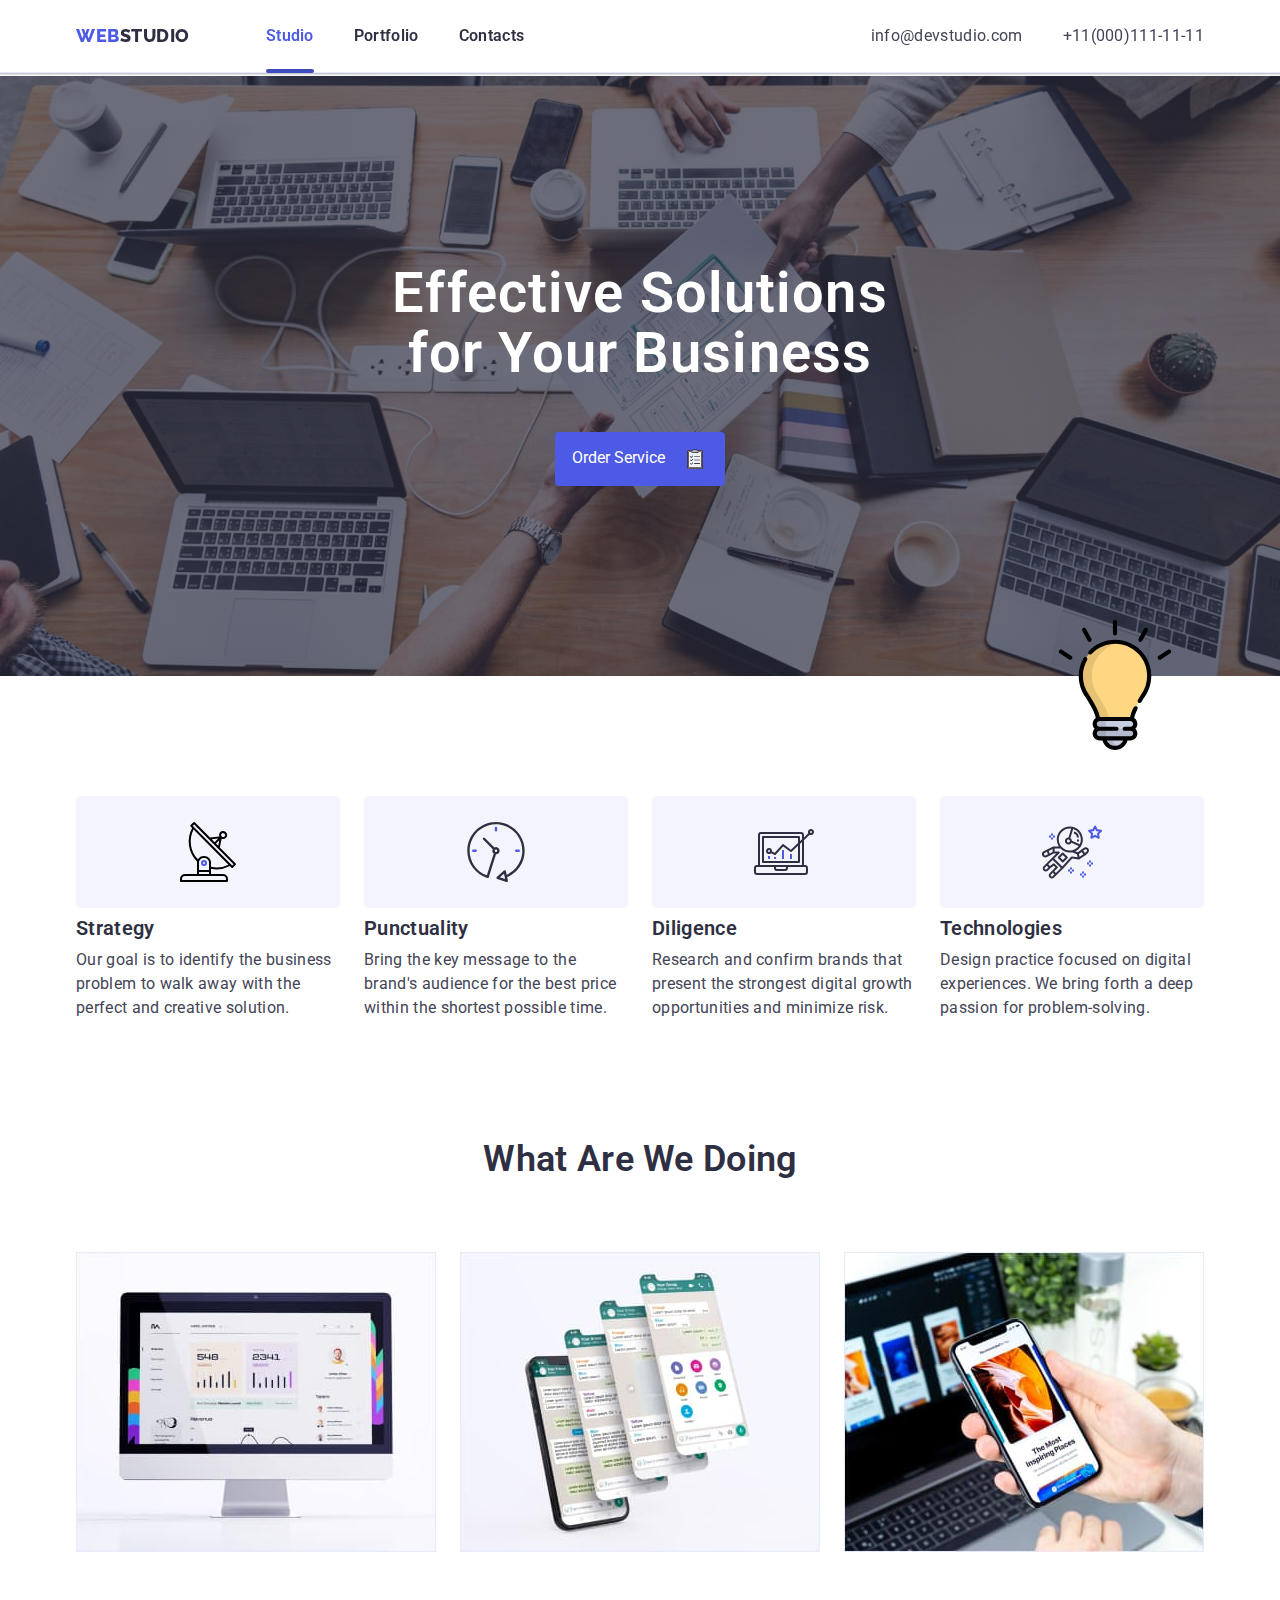
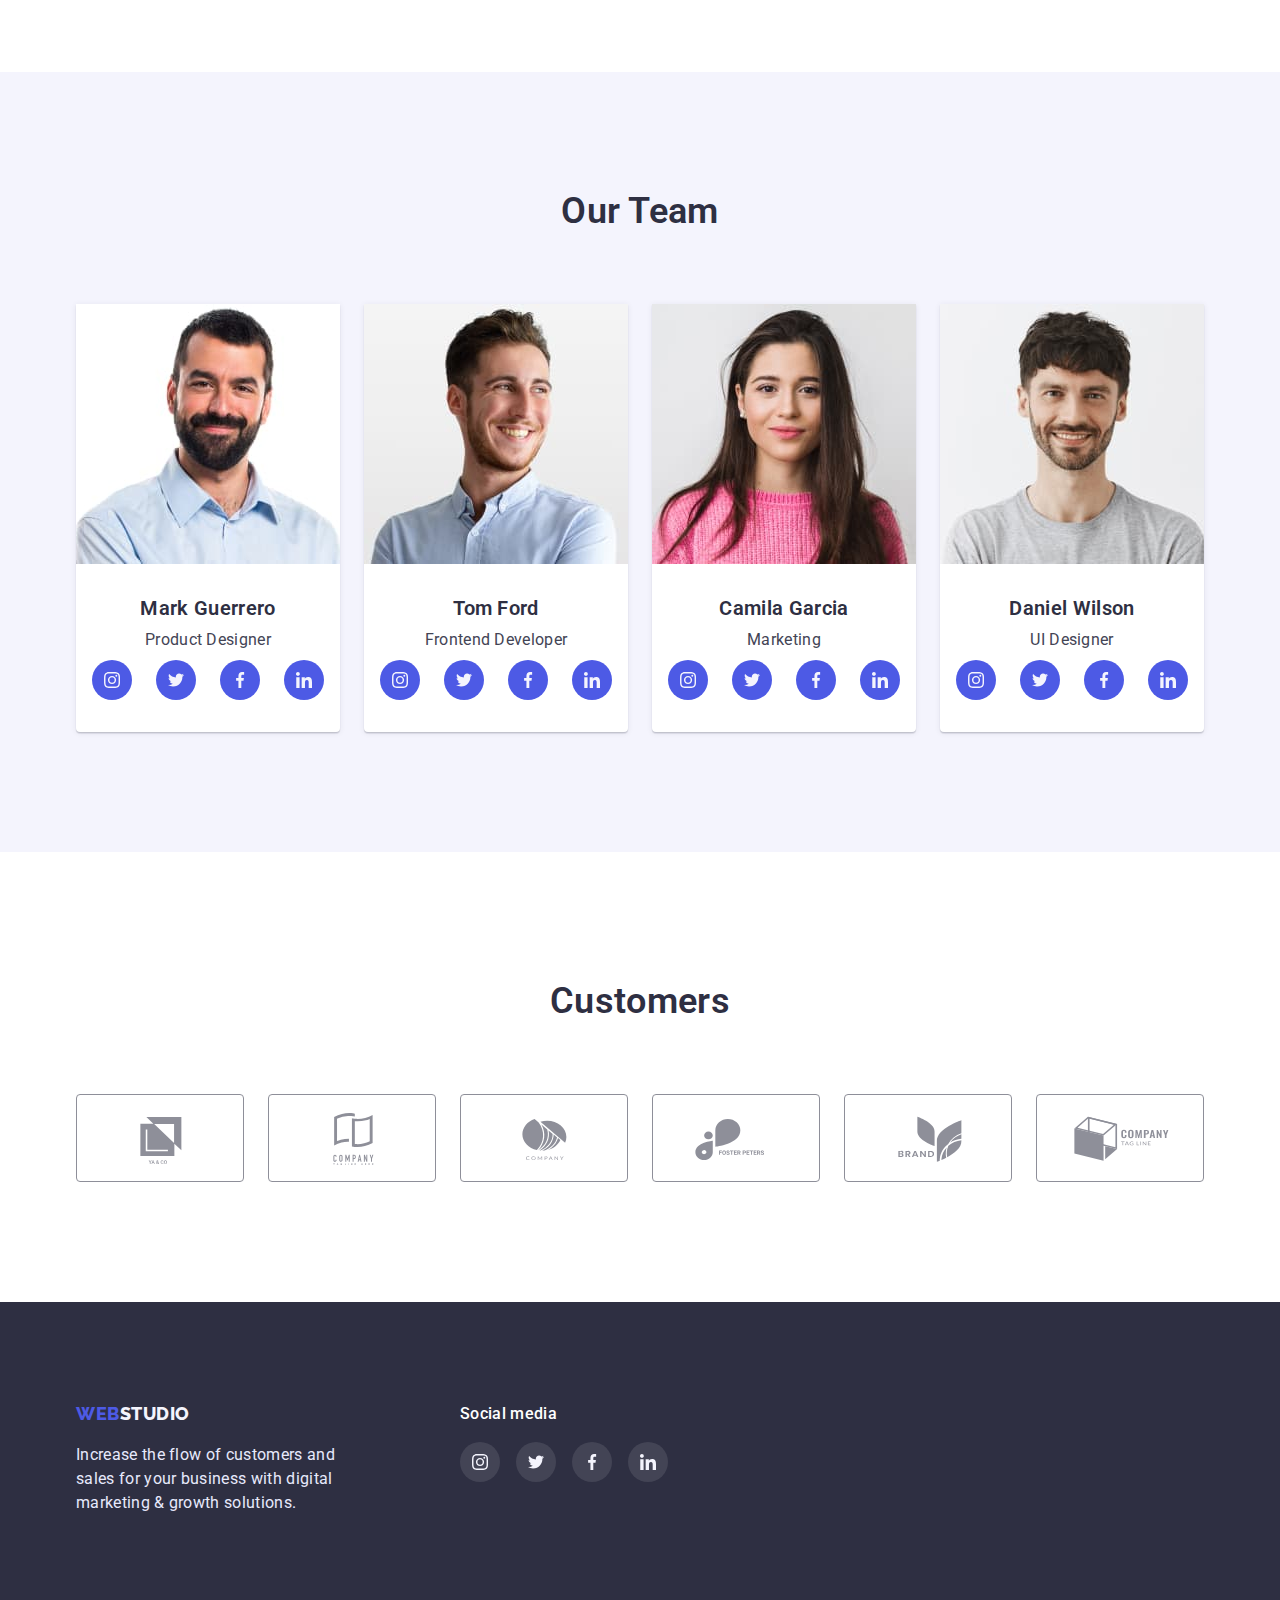
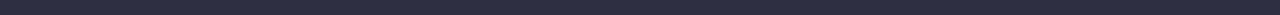
<file: index.html>
<!DOCTYPE html>
<html lang="en">

<head>
   <meta charset="UTF-8">
   <meta http-equiv="X-UA-Compatible" content="IE=edge">
   <meta name="viewport" content="width=device-width, initial-scale=1.0">
   <title>Web studio</title>
   <link
      href="https://fonts.googleapis.com/css2?family=Raleway:wght@700;800&family=Roboto:wght@400;500;700;900&display=swap"
      rel="stylesheet">
   <link rel="stylesheet" href="https://cdnjs.cloudflare.com/ajax/libs/modern-normalize/1.1.0/modern-normalize.min.css">
   <link rel="stylesheet" href="./styles.css">
</head>

<body>
   <!-- Шапка сайта  -->
   <header class="header">
      <div class=" header-content">
         <nav class="nav">

            <a href="./index.html" class="logo-link"><span class="logo-color">Web</span>studio</a>

            <ul class="nav-list">
               <li class="nav-item"><a class="nav-link link-current" href="./index.html">Studio</a>
               
               <ul class="sub-menu-list">
                  <li class="sub-item"><a href="" class="sub-link">11231</a></li>
                  <li class="sub-item"><a href="" class="sub-link">21232</a></li>
                  <li class="sub-item"><a href="" class="sub-link">31231</a></li>
                  <li class="sub-item"><a href="" class="sub-link">41233</a></li>

               
               </ul>
               
               
               </li>
               <li class="nav-item"><a class="nav-link" href="./portfolio.html">Portfolio</a></li>
               <li class="nav-item"><a class="nav-link" href="./index.html">Contacts</a></li>
            </ul>
         </nav>
         <address>
            <ul class="contact-list">
               <li class="contact-item"><a href="mailto:info@devstudio.com">info@devstudio.com</a></li>
               <li class="contact-item"><a href="tel:+11(000)111-11-11">+11(000)111-11-11</a></li>
            </ul>
         </address>
      </div>
   </header>

   <main>
      <!-- Герой -->
      <section class="hero section">
         <div class="container">
            <h1 class="hero-title">Effective Solutions for Your Business</h1>
            <button type="button" class="hero-button" data-modal-open>Order Service</button>
         </div>
      </section>
      <!-- Преимущества -->
      <section class="privilege section">
         <div class="container">
            <h2 class="visually-hidden">Privilege</h2>
            <ul class="privilege-list">
               <li class="privilege-item">
                  <div class="privilage-icon">

                     <svg class="icon-pr" width="60" height="64">
                        <use href="./images/icons.svg#antenna"></use>
                     </svg>

                  </div>
                  <h3 class="privilege-title">Strategy</h3>
                  <p class="privilege-text">Our goal is to identify the business
                     problem to walk away with the perfect and creative solution. </p>
               </li>
               <li class="privilege-item">
                  <div class="privilage-icon">
                     <svg class="icon-pr" width="60" height="64">
                        <use href="./images/icons.svg#clock"></use>
                     </svg>

                  </div>

                  <h3 class="privilege-title">Punctuality</h3>
                  <p class="privilege-text">Bring the key message to the brand's audience for the best price
                     within the shortest
                     possible
                     time.
                  </p>
               </li>
               <li class="privilege-item">
                  <div class="privilage-icon">
                     <svg class="icon-pr" width="60" height="64">
                        <use href="./images/icons.svg#diagram"></use>
                     </svg>

                  </div>
                  <h3 class="privilege-title">Diligence</h3>
                  <p class="privilege-text">Research and confirm brands that present the strongest digital growth
                     opportunities
                     and minimize
                     risk.</p>
               </li>
               <li class="privilege-item">
                  <div class="privilage-icon">
                     <svg class="icon-pr" width="60" height="64">
                        <use href="./images/icons.svg#astronaut"></use>
                     </svg>

                  </div>
                  <h3 class="privilege-title">Technologies</h3>
                  <p class="privilege-text">Design practice focused on digital experiences. We bring forth a deep
                     passion for
                     problem-solving.
                  </p>
               </li>
            </ul>
         </div>
      </section>
      <!-- Примеры работ -->
      <section class="work section">
         <div class="container">
            <h2 class="section-title">What are we doing</h2>
            <ul class="work-list">

               <li class="work-item"><img src="./images/about-1.jpg" alt="Frontend" width="360"></li>
               <li class="work-item"><img src="./images/about-2.jpg" alt="mobile application development" width="360">
               </li>
               <li class="work-item"><img src="./images/about-3.jpg" alt="smartphone software" width="360"></li>
            </ul>
         </div>
      </section>
      <!-- Работники -->
      <section class="team section">
         <div class="container">
            <h2 class="section-title">Our team</h2>

            <ul class="team-list">

               <li class="team-item">
                  <img src="./images/team-1.jpg" alt="photo Mark Guerrero" width="264">
                  <div class="card-content">
                     <h3 class="team-name">Mark Guerrero</h3>
                     <p class="team-text">Product Designer</p>
                     <ul class="icon-list">
                        <li class="icon-item"><a class="item-link" href="https://www.instagram.com/">
                              <svg class="icon-team" width="16" height="16">
                                 <use href="./images/icons.svg#instagram"></use>
                              </svg>

                           </a></li>
                        <li class="icon-item"><a class="item-link" href="https://twitter.com/?lang=ru">

                              <svg class="icon-team" width="16" height="16">
                                 <use href="./images/icons.svg#twitter"></use>
                              </svg>
                           </a></li>
                        <li class="icon-item"><a class="item-link" href="https://uk-ua.facebook.com/">

                              <svg class="icon-team" width="16" height="16">
                                 <use href="./images/icons.svg#facebook"></use>
                              </svg>
                           </a></li>
                        <li class="icon-item"><a class="item-link" href="https://ua.linkedin.com/">

                              <svg class="icon-team" width="16" height="16">
                                 <use href="./images/icons.svg#linkedin"></use>
                              </svg>
                           </a></li>
                     </ul>

                  </div>
               </li>

               <li class="team-item">
                  <img src="./images/team-2.jpg" alt="photo Tom Ford" width="264">
                  <div class="card-content">
                     <h3 class="team-name">Tom Ford</h3>
                     <p class="team-text">Frontend Developer</p>
                     <ul class="icon-list">
                        <li class="icon-item"><a class="item-link" href="https://www.instagram.com/">
                              <svg class="icon-team" width="16" height="16">
                                 <use href="./images/icons.svg#instagram"></use>
                              </svg>

                           </a></li>
                        <li class="icon-item"><a class="item-link" href="https://twitter.com/?lang=ru">

                              <svg class="icon-team" width="16" height="16">
                                 <use href="./images/icons.svg#twitter"></use>
                              </svg>
                           </a></li>
                        <li class="icon-item"><a class="item-link" href="https://uk-ua.facebook.com/">

                              <svg class="icon-team" width="16" height="16">
                                 <use href="./images/icons.svg#facebook"></use>
                              </svg>
                           </a></li>
                        <li class="icon-item"><a class="item-link" href="https://ua.linkedin.com/">

                              <svg class="icon-team" width="16" height="16">
                                 <use href="./images/icons.svg#linkedin"></use>
                              </svg>
                           </a></li>
                     </ul>
                  </div>


               </li>
               <li class="team-item">
                  <img src="./images/team-3.jpg" alt="photo Camila Garcia" width="264">
                  <div class="card-content">
                     <h3 class="team-name">Camila Garcia</h3>
                     <p class="team-text">Marketing</p>
                     <ul class="icon-list">
                        <li class="icon-item"><a class="item-link" href="https://www.instagram.com/">
                              <svg class="icon-team" width="16" height="16">
                                 <use href="./images/icons.svg#instagram"></use>
                              </svg>

                           </a></li>
                        <li class="icon-item"><a class="item-link" href="https://twitter.com/?lang=ru">

                              <svg class="icon-team" width="16" height="16">
                                 <use href="./images/icons.svg#twitter"></use>
                              </svg>
                           </a></li>
                        <li class="icon-item"><a class="item-link" href="https://uk-ua.facebook.com/">

                              <svg class="icon-team" width="16" height="16">
                                 <use href="./images/icons.svg#facebook"></use>
                              </svg>
                           </a></li>
                        <li class="icon-item"><a class="item-link" href="https://ua.linkedin.com/">

                              <svg class="icon-team" width="16" height="16">
                                 <use href="./images/icons.svg#linkedin"></use>
                              </svg>
                           </a></li>
                     </ul>
                  </div>

               </li>
               <li class="team-item">
                  <img src="./images/team-4.jpg" alt="photo Daniel Wilson" width="264">
                  <div class="card-content">
                     <h3 class="team-name">Daniel Wilson</h3>
                     <p class="team-text">UI Designer</p>
                     <ul class="icon-list">
                        <li class="icon-item"><a class="item-link" href="https://www.instagram.com/">
                              <svg class="icon-team" width="16" height="16">
                                 <use href="./images/icons.svg#instagram"></use>
                              </svg>

                           </a></li>
                        <li class="icon-item"><a class="item-link" href="https://twitter.com/?lang=ru">

                              <svg class="icon-team" width="16" height="16">
                                 <use href="./images/icons.svg#twitter"></use>
                              </svg>
                           </a></li>
                        <li class="icon-item"><a class="item-link" href="https://uk-ua.facebook.com/">

                              <svg class="icon-team" width="16" height="16">
                                 <use href="./images/icons.svg#facebook"></use>
                              </svg>
                           </a></li>
                        <li class="icon-item"><a class="item-link" href="https://ua.linkedin.com/">

                              <svg class="icon-team" width="16" height="16">
                                 <use href="./images/icons.svg#linkedin"></use>
                              </svg>
                           </a></li>
                     </ul>
                  </div>

               </li>
            </ul>
         </div>
      </section>

      <section class="customers section">
         <div class="container">
            <h2 class="section-title">Customers</h2>
            <ul class="customers-list">
               <li class="customers-item">

                  <a class="customers-link" href="./index.html"><svg class="icon-team" width="104" height="56">
                        <use href="./images/icons.svg#Logo1"></use>
                     </svg></a>
               </li>
               <li class="customers-item">

                  <a class="customers-link" href="./index.html">
                     <svg class="icon-team" width="104" height="56">
                        <use href="./images/icons.svg#Logo2"></use>
                     </svg>

                  </a>

               </li>
               <li class="customers-item">

                  <a class="customers-link" href="./index.html">
                     <svg class="icon-team" width="104" height="56">
                        <use href="./images/icons.svg#Logo3"></use>
                     </svg>
                  </a>

               </li>
               <li class="customers-item">

                  <a class="customers-link" href="./index.html">
                     <svg class="icon-team" width="104" height="56">
                        <use href="./images/icons.svg#Logo4"></use>
                     </svg>

                  </a>

               </li>
               <li class="customers-item">

                  <a class="customers-link" href="./index.html">
                     <svg class="icon-team" width="104" height="56">
                        <use href="./images/icons.svg#Logo5"></use>
                     </svg>

                  </a>

               </li>

               </a>
               <li class="customers-item">
                  <a class="customers-link" href="./index.html">
                     <svg class="icon-team" width="104" height="56">
                        <use href="./images/icons.svg#Logo6"></use>
                     </svg>

                  </a>

               </li>
            </ul>
         </div>
      </section>

   </main>
   <!-- Футер -->
   <footer class="footer ">
      <div class="container footer-block">
         <div class="footer-content">
            <a href="./index.html" class="logo-title"><span class="logo-color">Web</span>studio</a>
            <p class="footer-text">Increase the flow of customers and sales for your business with digital marketing
               &
               growth solutions.</p>
         </div>
         <div class="messenger">
            <p class="messanger-title">Social media</p>
            <ul class="list-footer">


               <li class="item-footer"><a class="link-footer" href="https://www.instagram.com/">
                     <svg class="icon-team" width="16" height="16">
                        <use href="./images/icons.svg#instagram"></use>
                     </svg>

                  </a></li>
               <li class="item-footer"><a class="link-footer" href="https://twitter.com/?lang=ru">

                     <svg class="icon-team" width="16" height="16">
                        <use href="./images/icons.svg#twitter"></use>
                     </svg>
                  </a></li>
               <li class="item-footer"><a class="link-footer" href="https://uk-ua.facebook.com/">

                     <svg class="icon-team" width="16" height="16">
                        <use href="./images/icons.svg#facebook"></use>
                     </svg>
                  </a></li>
               <li class="item-footer"><a class="link-footer" href="https://ua.linkedin.com/">

                     <svg class="icon-team" width="16" height="16">
                        <use href="./images/icons.svg#linkedin"></use>
                     </svg>
                  </a></li>

            </ul>
         </div>
      </div>
   </footer>


   <div class="backdrop is-hidden" data-modal>
      <div class="modal">
      <button class="modal-botton" type="button" data-modal-close>×</button>
      </div>
   </div>



   <div >

      <svg class="fixed-svg">
         <use href="./images/bulb-svgrepo-com.svg#Layer_1"></use>
      </svg>

   </div>



<script src="./js/modal.js">


</script>
</body>

</html>
</file>
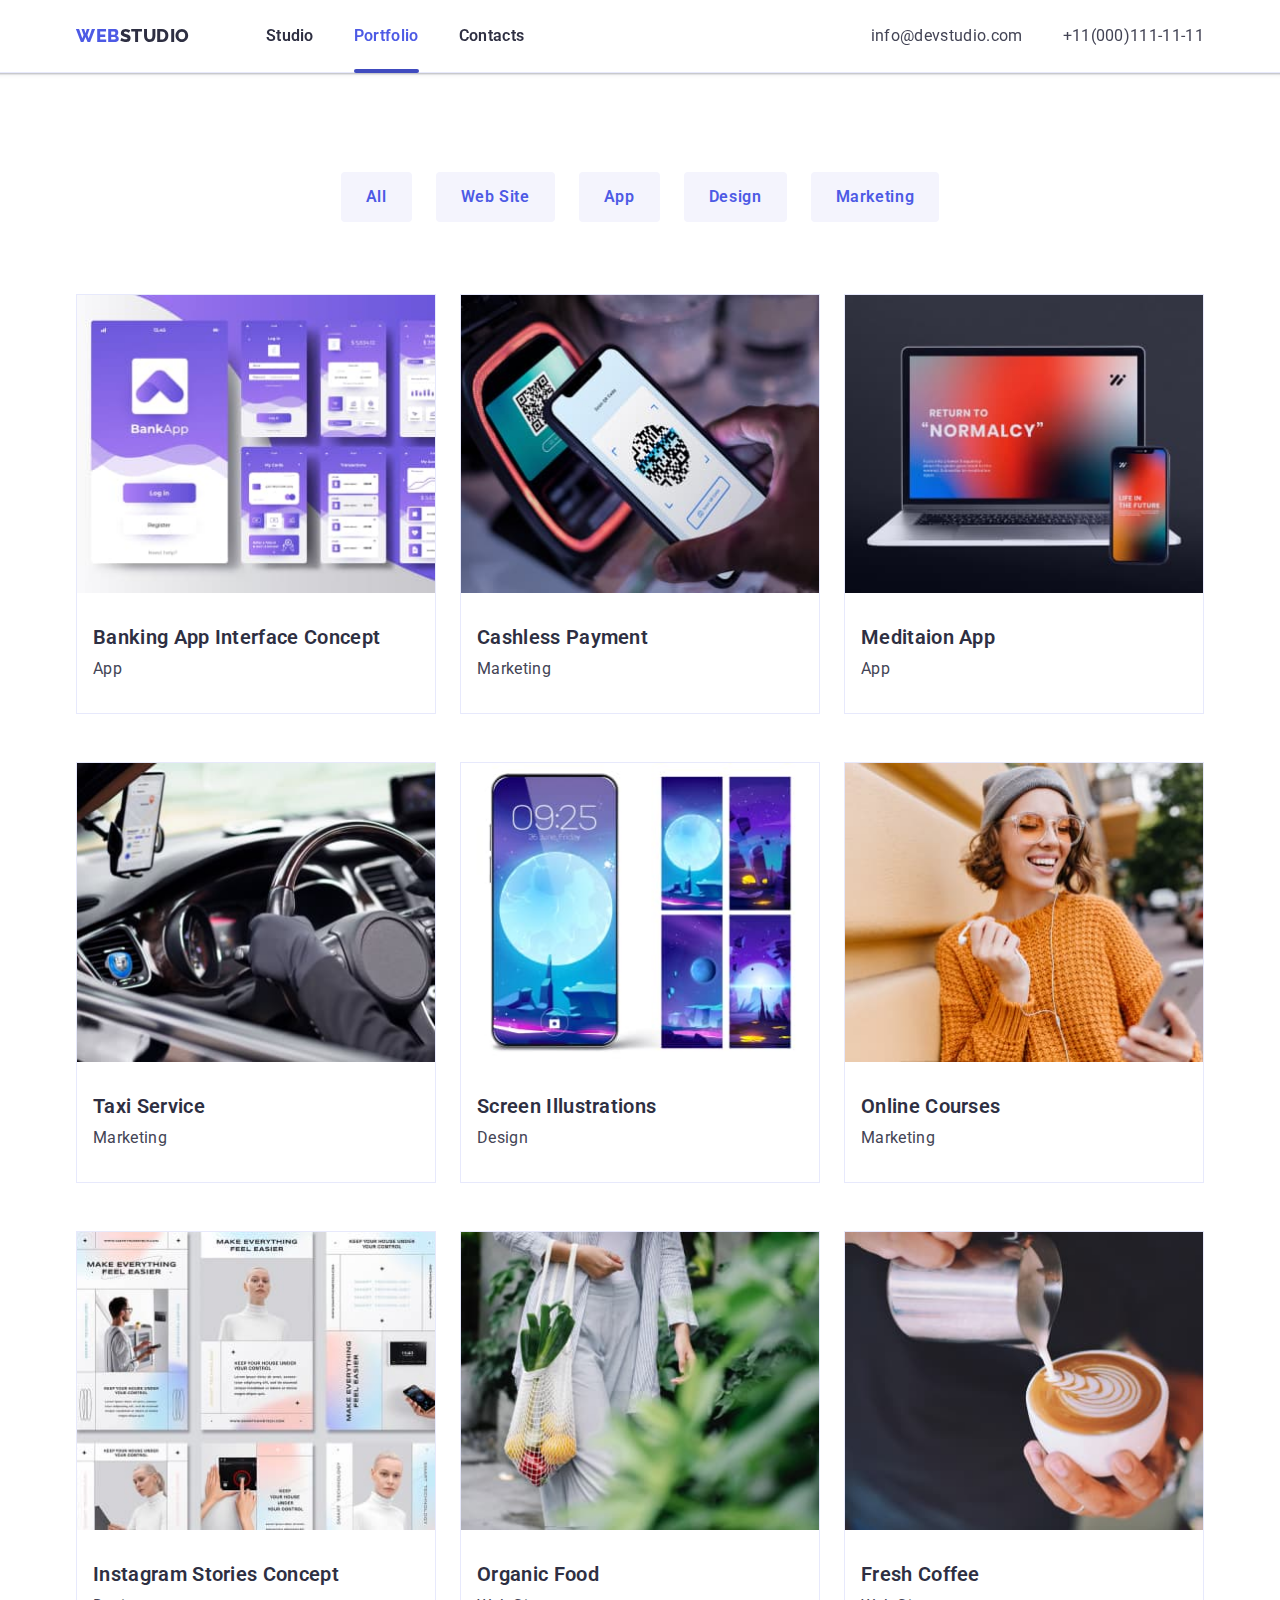
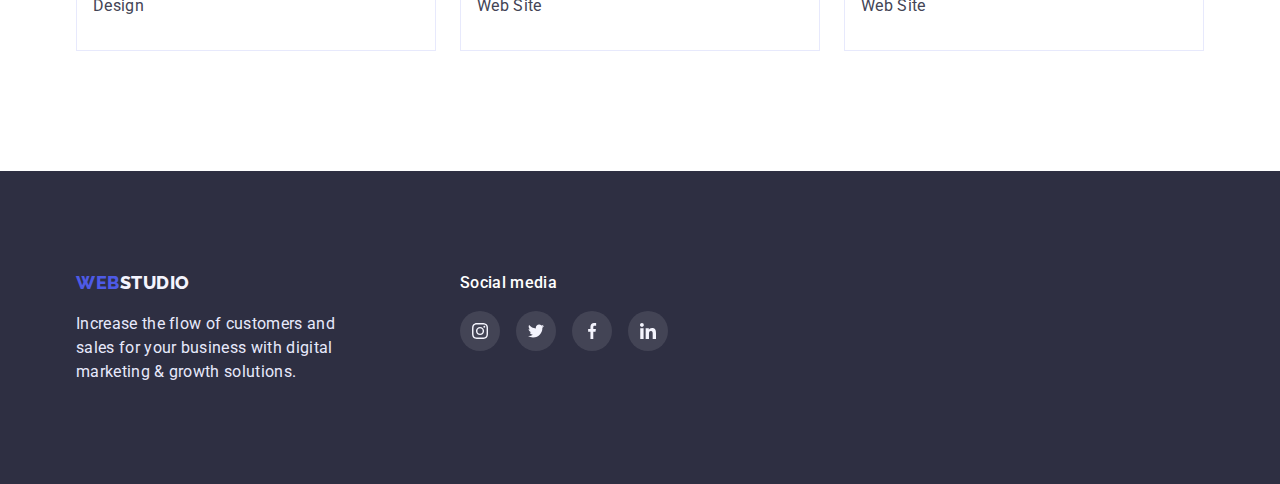
<file: portfolio.html>
<!DOCTYPE html>
<html lang="en">

<head>
   <meta charset="UTF-8">
   <meta http-equiv="X-UA-Compatible" content="IE=edge">
   <meta name="viewport" content="width=device-width, initial-scale=1.0">
   <title>Web studio</title>
   <link
      href="https://fonts.googleapis.com/css2?family=Raleway:wght@700;800&family=Roboto:wght@400;500;700;900&display=swap"
      rel="stylesheet">
   <link rel="stylesheet" href="https://cdnjs.cloudflare.com/ajax/libs/modern-normalize/1.1.0/modern-normalize.min.css">
   <link rel="stylesheet" href="./styles.css">
</head>

<body>
   <!-- Шапка сайта  -->
<header class="header">
   <div class=" header-content">
      <nav class="nav">

         <a href="./index.html" class="logo-link"><span class="logo-color">Web</span>studio</a>

         <ul class="nav-list">
            <li class="nav-item"><a class="nav-link" href="./index.html">Studio</a>

               <ul class="sub-menu-list">
                  <li class="sub-item"><a href="" class="sub-link">11231</a></li>
                  <li class="sub-item"><a href="" class="sub-link">21232</a></li>
                  <li class="sub-item"><a href="" class="sub-link">31231</a></li>
                  <li class="sub-item"><a href="" class="sub-link">41233</a></li>


               </ul>


            </li>
            <li class="nav-item"><a class="nav-link  link-current" href="./portfolio.html">Portfolio</a></li>
            <li class="nav-item"><a class="nav-link" href="./index.html">Contacts</a></li>
         </ul>
      </nav>
      <address>
         <ul class="contact-list">
            <li class="contact-item"><a href="mailto:info@devstudio.com">info@devstudio.com</a></li>
            <li class="contact-item"><a href="tel:+11(000)111-11-11">+11(000)111-11-11</a></li>
         </ul>
      </address>
   </div>
</header>

   <main class="main-portfolio">
      <!-- Navigation -->
      <section class="section portfolio">
         <div class="container">


            <h1 class="visually-hidden">Work example</h1>
            <ul class="button-list">
               <li class="button-item"><button type="button" class="button-portfolio">All</button></li>
               <li class="button-item"><button type="button" class="button-portfolio">Web Site</button></li>
               <li class="button-item"><button type="button" class="button-portfolio">App</button></li>
               <li class="button-item"><button type="button" class="button-portfolio">Design</button></li>
               <li class="button-item"><button type="button" class="button-portfolio">Marketing</button>
               </li>
            </ul>

            <!-- Main content -->
            <!-- Примеры работ   -->

            <ul class="project-list">
               <li class="project-item"><a class="project-link" href="./">
                     <div class="overlay">

                        <img src="./images/portfolio1.jpg" alt="portfolio1" width="360">

                     </div>
                     <p class="overlay-text">14 Stylish and User-Friendly App Design Concepts · Task Manager App ·
                        Calorie Tracker App · Exotic Fruit Ecommerce App · Cloud Storage App</p>

                     <div class="pf-card">

                        <h2 class="project-title">Banking App Interface Concept</h2>
                        <p class="project-text">App</p>
                     </div>


                  </a>
               </li>


               <li class="project-item"><a class="project-link" href="./">
                     <div class="overlay">
                        <img src="./images/portfolio2.jpg" alt="portfolio2" width="360">
                     </div>
                     <p class="overlay-text">14 Stylish and User-Friendly App Design Concepts · Task Manager App ·
                        Calorie Tracker App ·
                        Exotic Fruit Ecommerce App · Cloud Storage App</p>
                     <div class="pf-card">
                        <h2 class="project-title">Cashless Payment</h2>
                        <p class="project-text">Marketing</p>

                     </div>

                  </a>
               </li>

               <li class="project-item"><a class="project-link" href="./">
                     <div class="overlay">
                        <img src="./images/portfolio3.jpg" alt="portfolio3" width="360">
                     </div>
                     <p class="overlay-text">14 Stylish and User-Friendly App Design Concepts · Task Manager App ·
                        Calorie Tracker App ·
                        Exotic Fruit Ecommerce App · Cloud Storage App</p>
                     <div class="pf-card">
                        <h2 class="project-title">Meditaion App</h2>
                        <p class="project-text">App</p>

                     </div>

                  </a>
               </li>
               <li class="project-item"><a class="project-link" href="./">
                     <div class="overlay">
                        <img src="./images/portfolio4.jpg" alt="portfolio4" width="360">
                     </div>
                     <p class="overlay-text">14 Stylish and User-Friendly App Design Concepts · Task Manager App ·
                        Calorie Tracker App ·
                        Exotic Fruit Ecommerce App · Cloud Storage App</p>
                     <div class="pf-card">
                        <h2 class="project-title">Taxi Service</h2>
                        <p class="project-text">Marketing</p>
                     </div>
                  </a>
               </li>
               <li class="project-item"><a class="project-link" href="./">
                     <div class="overlay">
                        <img src="./images/portfolio5.jpg" alt="portfolio5" width="360">
                     </div>
                     <p class="overlay-text">14 Stylish and User-Friendly App Design Concepts · Task Manager App ·
                        Calorie Tracker App ·
                        Exotic Fruit Ecommerce App · Cloud Storage App</p>
                     <div class="pf-card">
                        <h2 class="project-title">Screen Illustrations</h2>
                        <p class="project-text">Design</p>
                     </div>
                  </a>
               </li>
               <li class="project-item"><a class="project-link" href="./">

                     <div class="overlay">
                        <img src="./images/portfolio6.jpg" alt="portfolio6" width="360">
                     </div>
                     <p class="overlay-text">14 Stylish and User-Friendly App Design Concepts · Task Manager App ·
                        Calorie Tracker App ·
                        Exotic Fruit Ecommerce App · Cloud Storage App</p>
                     <div class="pf-card">
                        <h2 class="project-title">Online Courses</h2>
                        <p class="project-text">Marketing</p>
                     </div>
                  </a>
               </li>
               <li class="project-item"><a class="project-link" href="./">
                     <div class="overlay">
                        <img src="./images/portfolio7.jpg" alt="portfolio7" width="360">
                     </div>
                     <p class="overlay-text">14 Stylish and User-Friendly App Design Concepts · Task Manager App ·
                        Calorie Tracker App ·
                        Exotic Fruit Ecommerce App · Cloud Storage App</p>
                     <div class="pf-card">
                        <h2 class="project-title">Instagram Stories Concept</h2>
                        <p class="project-text">Design</p>
                     </div>
                  </a>
               </li>
               <li class="project-item"><a class="project-link" href="./">
                     <div class="overlay">
                        <img src="./images/portfolio8.jpg" alt="portfolio8" width="360">
                     </div>
                     <p class="overlay-text">14 Stylish and User-Friendly App Design Concepts · Task Manager App ·
                        Calorie Tracker App ·
                        Exotic Fruit Ecommerce App · Cloud Storage App</p>
                     <div class="pf-card">
                        <h2 class="project-title">Organic Food</h2>
                        <p class="project-text">Web Site</p>
                     </div>
                  </a>
               </li>
               <li class="project-item"><a class="project-link" href="./">
                     <div class="overlay">
                        <img src="./images/portfolio9.jpg" alt="portfolio9" width="360">
                     </div>
                     <p class="overlay-text">14 Stylish and User-Friendly App Design Concepts · Task Manager App ·
                        Calorie Tracker App ·
                        Exotic Fruit Ecommerce App · Cloud Storage App</p>
                     <div class="pf-card">
                        <h2 class="project-title">Fresh Coffee</h2>
                        <p class="project-text">Web Site</p>
                     </div>
                  </a>
               </li>

            </ul>
         </div>
      </section>
   </main>
   <!-- Футер -->
   <footer class="footer ">
      <div class="container footer-block">
         <div class="footer-content">
            <a href="./index.html" class="logo-title"><span class="logo-color">Web</span>studio</a>
            <p class="footer-text">Increase the flow of customers and sales for your business with digital marketing
               &
               growth solutions.</p>
         </div>
         <div class="messenger">
            <p class="messanger-title">Social media</p>
            <ul class="list-footer">


               <li class="item-footer"><a class="link-footer" href="https://www.instagram.com/">
                     <svg class="icon-team" width="16" height="16">
                        <use href="./images/icons.svg#instagram"></use>
                     </svg>

                  </a></li>
               <li class="item-footer"><a class="link-footer" href="https://twitter.com/?lang=ru">

                     <svg class="icon-team" width="16" height="16">
                        <use href="./images/icons.svg#twitter"></use>
                     </svg>
                  </a></li>
               <li class="item-footer"><a class="link-footer" href="https://uk-ua.facebook.com/">

                     <svg class="icon-team" width="16" height="16">
                        <use href="./images/icons.svg#facebook"></use>
                     </svg>
                  </a></li>
               <li class="item-footer"><a class="link-footer" href="https://ua.linkedin.com/">

                     <svg class="icon-team" width="16" height="16">
                        <use href="./images/icons.svg#linkedin"></use>
                     </svg>
                  </a></li>

            </ul>
         </div>
      </div>
   </footer>

</body>

</html>
</file>
<file: styles.css>
:root {
  --header-color: #2e2f42;
  --main-text-color: #434455;
  --main-background-color: #ffffff;
  --secondary-background-color: #f4f4fd;
  --hover-focus-color: #4d5ae5;
  --third-background-color: #e5e5e5;
}

html {
	box-sizing: border-box;
}
*,
*::after,
*::before {
	box-sizing: inherit;
}

body {
  background-color: var(--main-background-color);
  color: var(--main-text-color);
  font-family: Roboto, sans-serif;
  font-size: 16px;
  line-height: 1.5;
  letter-spacing: 0.02em;
  padding-top: 76px;
}
ul {
  list-style: none;
  padding-left: 0px;
  margin: 0;
}

h1,
h2,
h3,
h4,
h5,
h6,
p {
margin: 0;
}

a{
text-decoration: none;
color:inherit
}

img{
 display: block;
 max-width: 100%;
 height: auto;
}
address{
font-style: normal;
}


.fixed-svg{
position: fixed;
right: 100px;
bottom: 150px;
width: 130px;
height: 130px;

}




.backdrop{
position: fixed;
width: 100%;
height: 100%;
top: 0;
left: 0;
background-color: rgba(46, 47, 66, 0.4);
}
.backdrop.is-hidden{
opacity: 0;
pointer-events: none ;
/* visibility: inherit; */
}

.modal{
position: absolute;
width: 408px;
height: 576px;
top: 50%;
left: 50%;
transform: translate(-50%, -50%);
background: #FCFCFC;
box-shadow: 0px 1px 1px rgba(0, 0, 0, 0.14), 0px 1px 3px rgba(0, 0, 0, 0.12), 0px 2px 1px rgba(0, 0, 0, 0.2);
border-radius: 4px;
}
.modal-botton{
position: absolute;
top: 24px;
right: 24px;
display: block;
border-radius: 50%;
background: #E7E9FC;
border: 1px solid rgba(0, 0, 0, 0.1);
width: 24px;
height: 24px;
cursor: pointer;
}

.nav-item{

position: relative;

}


.sub-menu-list {

position: absolute;
top: 100%;
left: 0;
opacity: 0;
}

.sub-item {
position: relative;
height: 30px;


}
.sub-link {
display: block;
outline: 2px solid black;
background-color: var(--hover-focus-color);
padding: 4px;
color: var(--main-background-color);
border-radius: 2px;


}

.nav-item:hover .sub-menu-list{

opacity: 1;
}







.container {
  width: 1158px;

  margin-left: auto;
  margin-right: auto;
  padding: 0 15px;

}
.section {
  padding-bottom: 120px;
  padding-top: 120px;
}

.header-content {
  display: flex;

}

.visually-hidden {
  position: absolute;
  width: 1px;
  height: 1px;
  margin: -1px;
  border: 0;
  padding: 0;

  white-space: nowrap;
  clip-path: inset(100%);
  clip: rect(0 0 0 0);
  overflow: hidden;
}

.header{
   z-index: 1;

  padding-bottom: 24px;
  padding-top: 24px;
  padding-left: 156px;
  padding-right: 156px;
   width: 1440px;
   border-bottom: 1px solid #E7E9FC;
   box-shadow: 0px 2px 1px rgba(46, 47, 66, 0.08), 0px 1px 1px rgba(46, 47, 66, 0.16), 0px 1px 6px rgba(46, 47, 66, 0.08);
   position: fixed;
   top: 0;
   left: 50%;
   transform: translate(-50%);
   background-color: #ffffff;
   
}

.header a {
  text-decoration: none;
}

.nav {
  display: flex;
  margin-right: auto;
}



.logo-link {
  color: var(--header-color);

  font-family: "Raleway";
  font-weight: 800;
  font-size: 18px;
  line-height: 1.33;
  letter-spacing: 0.03em;
  text-transform: uppercase;
}

.logo-color {
  color: var(--hover-focus-color);

  font-family: "Raleway";
  font-weight: 800;
  font-size: 18px;
  line-height: 1.33;
  letter-spacing: 0.03em;
  text-transform: uppercase;
}

.nav-list {
  display: flex;
  gap: 40px;
  margin-left: 76px;
  
}

.nav-link.link-current{
position: relative;
color: var(--hover-focus-color);
padding-top: 24px;
padding-bottom: 28px;
}

.nav-link.link-current::after{
display: block;
position: absolute;
content: '';
border-radius: 2px;
background: #404BBF;

bottom: 0;

width: 100%;
height: 4px;
}



.nav-link {
   
  color: var(--header-color);

  font-weight: 600;
  line-height: 1.5;
   padding-top: 24px;
   padding-bottom: 28px;
}


.nav-link:hover,
.nav-link:focus {
  color: var(--hover-focus-color);
}

.link-current {

   color: #404BBF;
   
}

.contact-list {
  display: flex;
  /* margin-left: auto; */

 
}
.contact-item + .contact-item{
  
margin-left: 40px;
}


.contact-list a {
  color: var(--main-text-color);
  font-style: normal;
}

.contact-list a:hover,
.contact-list a:focus {
  color: var(--hover-focus-color);
}

.hero {
  
   margin: 0 auto;
   background-color: var(--header-color);
   display: block;
   text-align: center;
   padding-top: 188px;
   padding-bottom: 188px;
   max-width: 1440px; 
   height: 600px;
   background-position: center;

   background-image: linear-gradient(to bottom, 
   rgba(46, 47, 66, 0.7),
   rgba(46, 47, 66, 0.7)),
   
   url(./images/hero-background.jpg);
   background-repeat: no-repeat;
   background-size: cover;
}

.hero-position{



}
.hero-title {
  color: var(--main-background-color);
  font-family: "Roboto";
  font-weight: 600;
  font-size: 56px;
  line-height: 1.07;
  /* or 107% */
  text-align: center;
  letter-spacing: 0.02em;
  width: 496px;
  margin-left: auto;
  margin-right: auto;

}

.hero-button {
 position: relative;
  background-color: var(--hover-focus-color);
  color: var(--main-background-color);
  font-family: inherit;
  cursor: pointer;

  display: flex;
  margin-left: auto;
  margin-right: auto;
  border-radius: 4px;
  min-width: 170px;
  padding: 16px;
  border: 1px solid transparent;
  margin-top: 48px;
  overflow: hidden;
}


.hero-button::after{

content: '';
display: flex;
width: 20px;
height: 20px;
margin-left: 20px;
background-image: url(./images/check-mark-notepad-svgrepo-com.svg);
background-size: cover;
transition-property: transform;
transition-duration: 200ms;
transition-timing-function: linear;

}

.hero-button:hover::after{

transform: translateY(+40px);
}
.hero-button::before{
   position: absolute;
   right: 15px;


   content: '';
   display: flex;
   width: 20px;
   height: 20px;
   margin-left: 20px;
   background-image: url(./images/check-mark-button-svgrepo-com.svg);
   background-size: cover;
   transition-property: transform;
   transition-duration: 200ms;
   transition-timing-function: linear;
   transform: translateY(-200% );
}

.hero-button:hover::before { 

transform: translateY(0);
}















.hero-button:hover,
.hero-button:focus{
background-color: #404BBF;
box-shadow: 0px 4px 4px rgba(0, 0, 0, 0.15);
}





.privilege {
  background-color: var(--main-background-color);
}

.privilege-list {
   display: flex;
 
   gap: 24px;

}

.privilege-item{

 

width:calc((100% - 72px) / 4) ;

}

.privilage-icon{

display: flex;
width: 264px;
height: 112px;
background-color: #F4F4FD;
border-radius: 4px;
justify-content: center;
align-items: center;
}

.icon-pr{

   

}


.privilege-title {
  color: var(--header-color);
  font-weight: 600;
  font-size: 20px;
  line-height: 1.2;

  margin-bottom: 8px;
  margin-top: 8px;


}
.privilege-text {
  color: var(--main-text-color);
}

.work {
  background-color: var(--main-background-color);
  padding-top: 0px;
}
.work-list{
display: flex;

}

.work-item:hover{
transform: scale(1.2);
transition-duration: 200ms;
transition-timing-function: linear;
}





.work-item +.work-item{

margin-left: 24px; 
}



 

.section-title {
  color: var(--header-color);
  font-family: "Roboto";

  font-weight: 600;
  font-size: 36px;
  line-height: 1.11;
  text-align: center;
  text-transform: capitalize;
  margin-bottom: 72px;
}


.team {
  background-color: var(--secondary-background-color);
}

.team-list{

display: flex;
}

.team-name {
  color: var(--header-color);
  font-weight: 600;
  font-size: 20px;
  line-height: 1.2;
  margin-bottom: 8px;
}

.team-text{

margin-bottom: 8px;

}


.team-item {
  background-color: var(--main-background-color);
  text-align: center;
   box-shadow: 0px 1px 6px rgba(46, 47, 66, 0.08), 0px 1px 1px rgba(46, 47, 66, 0.16), 0px 2px 1px rgba(46, 47, 66, 0.08);
   border-radius: 0px 0px 4px 4px;
}

.team-item:not(:first-child){
margin-left: 24px;
}
 
.card-content{

padding-top: 32px;
padding-bottom: 32px;
padding-left: 16px;
padding-right: 16px;

}

.icon-list{
display: flex;
gap: 24px;

}
 .icon-item{

width: 40px;
height: 40px;

 }

.item-link{
   display: flex;
   width: 40px;
   height: 40px;
   justify-content: center;
   align-items: center;
   background-color: #4D5AE5;
   border-radius: 50%;
}

.item-link:hover,
.item-link:focus {

   background-color: #404BBF;
}

.customers {

padding-top: 130px;


}


.customers-list {
   display: flex;
   gap: 24px;
}

.customers-item {

width: calc((100% - 120px) / 6);

}

.customers-link{
display: flex;
height: 88px;
border: 1px solid #8E8F99;
border-radius: 4px;
background-repeat: no-repeat;
justify-content: center;
align-items: center;
fill: #8E8F99;
cursor: pointer;
}


.customers-link:hover,
.customers-link:focus
{
border: 1px solid #404BBF;
fill: #404BBF;
}



.footer {
  background-color: var(--header-color);
  padding-top: 100px;
  padding-bottom: 100px;
}

.footer a {
  text-decoration: none;
}

.logo-title {
  color: var(--secondary-background-color);
  font-family: "Raleway";
  font-weight: 800;
  font-size: 18px;
  line-height: 1.17;
  letter-spacing: 0.03em;
  text-transform: uppercase;
}
.footer-text {
  color: #e7e9fc;
  margin-top: 16px;
}
.footer-block{
   display: flex;
}

.messenger{
   margin-left: 120px;
   
}

.messanger-title {
   color: var(--main-background-color);
   font-weight: 500;
   line-height: 1.5;
   letter-spacing: 0.02em;



   margin-bottom: 16px;
}

.list-footer {
   display: flex;
   gap: 16px;
}

.item-footer {
  
   width: 40px;
   height: 40px;
  
}

.link-footer{
   display: flex;
   width: 40px;
   height: 40px;
   justify-content: center;
   align-items: center;
   background-color: rgba(255, 255, 255, 0.1);
   border-radius: 50%;
}

.link-footer:hover,
.link-footer:focus
{
background-color: #31D0AA;
}




/* Portfolio */
.portfolio {
  padding-top: 96px;
}



.main-portfolio {
  background-color: var(--main-background-color);
}


.button-list {
   display: flex;
   justify-content: center;
   margin-bottom: 72px;
}

.button-item+.button-item {
   margin-left: 24px;
}

.button-portfolio {
  color: var(--hover-focus-color);
  font-family: inherit;
  background-color: var(--secondary-background-color);
  font-weight: 600;
  font-size: 16px;
  line-height: 1.5;
  text-align: center;
  letter-spacing: 0.04em;
  cursor: pointer;
  border: 1px solid transparent;
  border-radius: 4px;
  padding-top: 12px;
  padding-bottom: 12px;
  padding-left: 24px;
  padding-right: 24px;

}

.button-portfolio:hover,
.button-portfolio:focus {
  background-color: var(--hover-focus-color);
  color: var(--main-background-color);
   box-shadow: 0px 3px 1px rgba(0, 0, 0, 0.1),
      0px 2px 1px rgba(0, 0, 0, 0.08),
      0px 2px 2px rgba(0, 0, 0, 0.12);
}


.project-list {
   z-index: 0;
display: flex;
flex-wrap: wrap;
column-gap: 24px;
row-gap: 48px;
}
/* Примеры работ  */
.project a {
  text-decoration: none;
}

.pf-card{

padding-bottom: 32px;
padding-top: 32px;
padding-left: 16px;
}


.project-item {
position: relative;

  background-color: var(--main-background-color);
  
   border: 1px solid #E7E9FC;

  width: calc((100% - 48px) / 3);

}


.project-item:hover{
box-shadow: 0px 1px 6px rgba(46, 47, 66, 0.08);

}



.overlay{
position: relative;
 
}
.overlay::before{
position: absolute;
content: "";
   display: block;
   width: 100%;
   height: 100%;
   background-color:var(--hover-focus-color) ;
   top: 0;
   opacity: 0;
}


.overlay-text{
position: absolute;

font-size: 16px;
line-height: 1.5;
letter-spacing: 0.02em;
color: var(--secondary-background-color);


top: 0;
opacity: 0;
padding-top: 40px;
padding-left: 32px;
padding-right: 32px;
padding-bottom: 164px;


}

.project-link:hover .overlay::before {

   opacity: 1;
}
.project-link:hover .overlay-text {

   opacity: 1;
}


.project-title {
  color: var(--header-color);
  font-weight: 600;
  font-size: 20px;
  line-height: 1.2;
  margin-bottom: 8px;
  
}
.project-text {
  color: var(--main-text-color);

}

.footer-content{
width: 264px;
}
</file>
